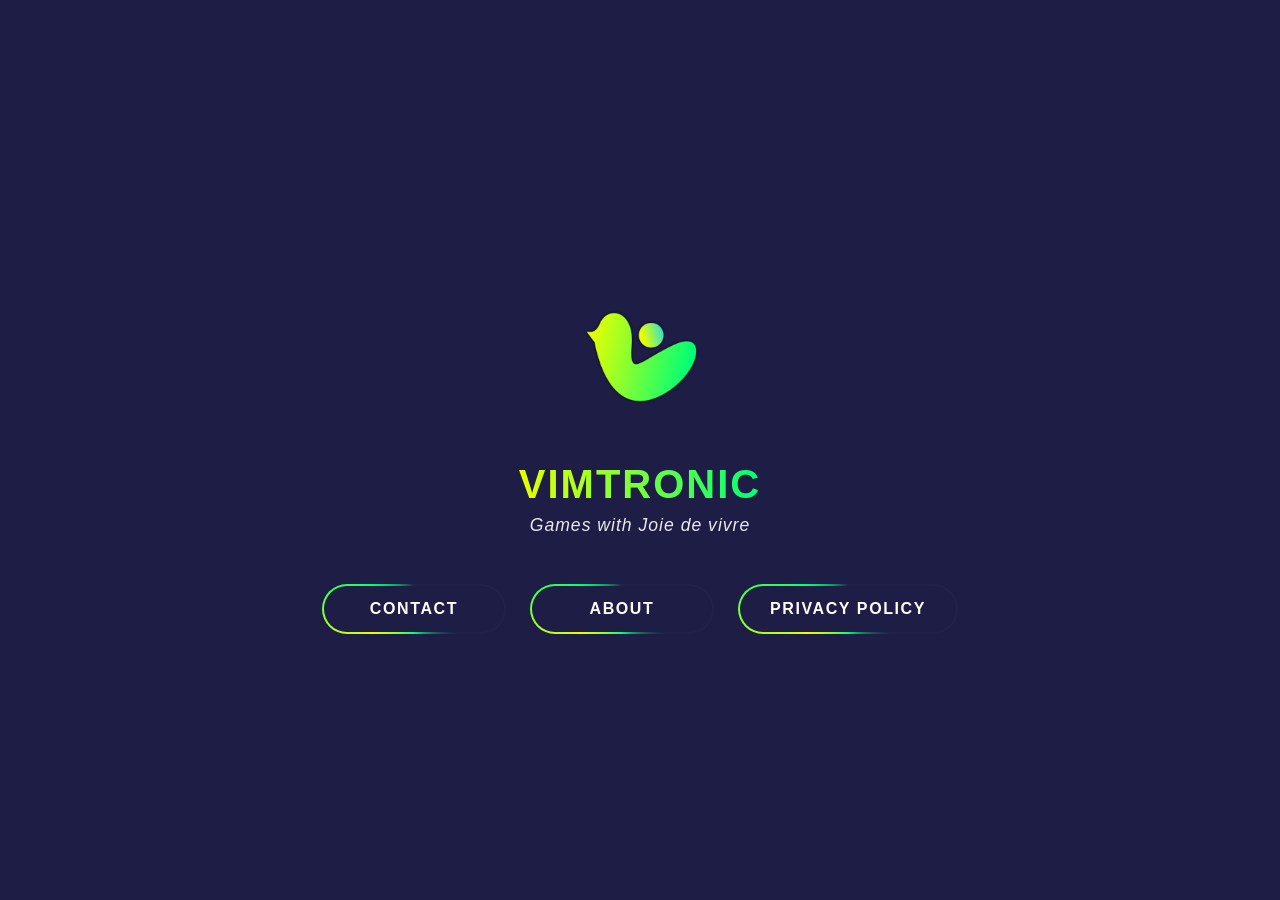
<file: index.html>
<!DOCTYPE html>
<html lang="en">
<head>
  <meta charset="UTF-8">
  <title>Vimtronic</title>
  <link rel="icon" type="image/png" href="favicon.png">
  <meta name="viewport" content="width=device-width, initial-scale=1">

  <style>
    :root {
      --bg-color: #1d1d46;
      --accent-lime: #00ff76;
      --accent-yellow: #e8ff01;
      --text-color: #ffffff;
    }

    body {
      margin: 0;
      min-height: 100vh;
      display: flex;
      flex-direction: column;
      align-items: center;
      justify-content: center;
      background-color: var(--bg-color);
      color: var(--text-color);
      font-family: -apple-system, BlinkMacSystemFont, "Segoe UI", Roboto, Helvetica, Arial, sans-serif;
    }

    .container {
      text-align: center;
      padding: 2rem;
      width: 100%;
      max-width: 800px; /* Widened to fit buttons side-by-side */
      display: flex;
      flex-direction: column;
      align-items: center;
    }

    /* Logo Styling - Static, no glow */
    img.logo {
      max-width: 180px;
      margin-bottom: 1rem;
    }

    h1 {
      margin: 0;
      font-weight: 800;
      letter-spacing: 0.05em;
      text-transform: uppercase;
      font-size: 2.5rem;
      /* Gradient using your specific brand colors */
      background: linear-gradient(90deg, var(--accent-yellow), var(--accent-lime));
      -webkit-background-clip: text;
      -webkit-text-fill-color: transparent;
    }

    p.tagline {
      margin: 0.5rem 0 3rem; /* Added bottom margin to push buttons down */
      font-size: 1.1rem;
      opacity: 0.9;
      letter-spacing: 1px;
      font-style: italic;
    }

    /* Button Container for Side-by-Side layout */
    .button-group {
      display: flex;
      flex-direction: row;
      gap: 1.5rem;
      justify-content: center;
      flex-wrap: wrap; /* Safety for mobile screens */
    }

    /* THE GLOWING BUTTONS */
    .glow-btn {
      position: relative;
      display: flex;
      justify-content: center;
      align-items: center;
      padding: 1rem 2rem; /* Wider padding for side-by-side look */
      min-width: 120px;
      text-decoration: none;
      color: var(--text-color);
      font-weight: 600;
      text-transform: uppercase;
      letter-spacing: 0.1em;
      border-radius: 50px;
      overflow: hidden;
      transition: 0.3s;
      background: rgba(255, 255, 255, 0.02);
    }

    /* The Spinning Gradient Border */
    .glow-btn::before {
      content: '';
      position: absolute;
      top: -50%;
      left: -50%;
      width: 200%;
      height: 200%;
      background: conic-gradient(
        transparent, 
        transparent, 
        transparent, 
        var(--accent-lime), 
        var(--accent-yellow),
        var(--accent-lime),
        transparent
      );
      animation: rotate 4s linear infinite;
      z-index: 0;
    }

    /* The Dark Inner Background */
    .glow-btn::after {
      content: '';
      position: absolute;
      inset: 2px;
      background: var(--bg-color);
      border-radius: 48px;
      z-index: 1;
      transition: 0.3s;
    }

    /* The Text */
    .glow-btn span {
      position: relative;
      z-index: 2;
    }

    /* HOVER EFFECTS */
    .glow-btn:hover {
      transform: translateY(-2px); /* Slight lift instead of scale */
      box-shadow: 0 0 20px rgba(0, 255, 118, 0.4);
    }
    
    .glow-btn:hover::after {
      background: #25255a;
    }
    
    .glow-btn:hover::before {
      animation-duration: 1.5s;
    }

    @keyframes rotate {
      0% { transform: rotate(0deg); }
      100% { transform: rotate(360deg); }
    }
  </style>
</head>
<body>

  <div class="container">
    
    <img src="logo.png" alt="Vimtronic logo" class="logo"> 

    <h1>Vimtronic</h1>
    <p class="tagline">Games with Joie de vivre</p>

    <div class="button-group">
      <a href="contact/" class="glow-btn">
        <span>Contact</span>
      </a>

      <a href="about/" class="glow-btn">
        <span>About</span>
      </a>

      <a href="privacy-policy/" class="glow-btn">
        <span>Privacy Policy</span>
      </a>
    </div>

  </div>

</body>
</html>
</file>
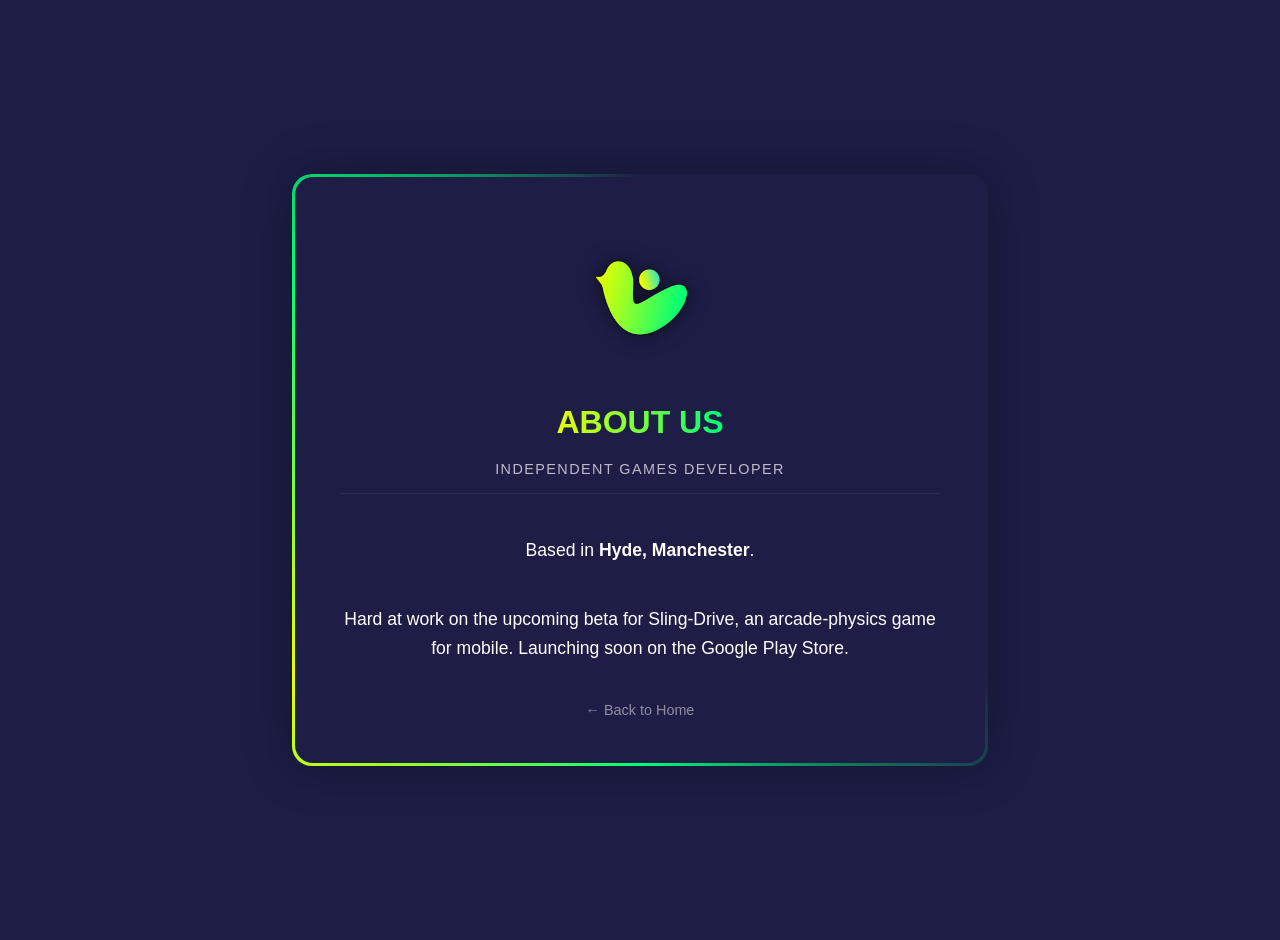
<file: about/index.html>
<!DOCTYPE html>
<html lang="en">
<head>
  <meta charset="UTF-8">
  <title>About - Vimtronic</title>
  <link rel="icon" type="image/png" href="../favicon.png">
  <meta name="viewport" content="width=device-width, initial-scale=1">

  <style>
    :root {
      --bg-color: #1d1d46;
      --accent-lime: #00ff76;
      --accent-yellow: #e8ff01;
      --text-color: #ffffff;
    }

    body {
      margin: 0;
      min-height: 100vh;
      display: flex;
      flex-direction: column;
      align-items: center;
      justify-content: center;
      background-color: var(--bg-color);
      color: var(--text-color);
      font-family: -apple-system, BlinkMacSystemFont, "Segoe UI", Roboto, Helvetica, Arial, sans-serif;
      padding: 20px;
    }

    /* The Glowing Card Container */
    .glow-card {
      position: relative;
      display: flex;
      flex-direction: column;
      align-items: center;
      text-align: center;
      max-width: 600px;
      padding: 3rem;
      border-radius: 20px;
      margin: 20px;
      
      /* THIS IS THE FIX: Clips the giant spinning square to the box shape */
      overflow: hidden; 
      
      /* Optional: Adds a static outer glow for extra 'pop' */
      box-shadow: 0 0 50px rgba(0, 0, 0, 0.3);
    }

    /* The Spinning Gradient Border */
    .glow-card::before {
      content: '';
      position: absolute;
      top: -50%;
      left: -50%;
      width: 200%;
      height: 200%;
      background: conic-gradient(
        transparent, 
        transparent, 
        transparent, 
        var(--accent-lime), 
        var(--accent-yellow), 
        var(--accent-lime), 
        transparent
      );
      animation: rotate 6s linear infinite;
      z-index: 0;
    }

    /* The Dark Inner Background */
    .glow-card::after {
      content: '';
      position: absolute;
      inset: 3px; /* Thickness of the neon border */
      background: var(--bg-color);
      border-radius: 18px; /* Slightly smaller than parent radius */
      z-index: 1;
    }

    /* The Content Layer (Sits on top of the dark background) */
    .content-layer {
      position: relative;
      z-index: 2;
      display: flex;
      flex-direction: column;
      align-items: center;
    }

    /* Logo Styling */
    img.card-logo {
      max-width: 150px;
      margin-bottom: 2rem;
      filter: drop-shadow(0 0 10px rgba(0,0,0,0.5));
    }

    h1 {
      margin: 0 0 0.5rem;
      font-weight: 800;
      text-transform: uppercase;
      font-size: 2rem;
      background: linear-gradient(90deg, var(--accent-yellow), var(--accent-lime));
      -webkit-background-clip: text;
      -webkit-text-fill-color: transparent;
    }

    h2 {
      font-size: 0.9rem;
      text-transform: uppercase;
      letter-spacing: 0.1em;
      margin-bottom: 1.5rem;
      opacity: 0.7;
      font-weight: 400;
      border-bottom: 1px solid rgba(255,255,255,0.1);
      padding-bottom: 1rem;
      width: 100%;
    }

    p {
      font-size: 1.1rem;
      line-height: 1.6;
      margin-bottom: 1.5rem;
    }

    /* Back Link */
    a.back-link {
      color: #fff;
      opacity: 0.5;
      text-decoration: none;
      font-size: 0.9rem;
      transition: opacity 0.3s;
      margin-top: 1rem;
    }
    a.back-link:hover {
      text-decoration: underline;
      opacity: 1;
    }

    /* Animation */
    @keyframes rotate {
      0% { transform: rotate(0deg); }
      100% { transform: rotate(360deg); }
    }
  </style>
</head>
<body>

  <div class="glow-card">
    <div class="content-layer">
      
      <img src="../logo.png" alt="Vimtronic Logo" class="card-logo">

      <h1>About Us</h1>
      <h2>Independent Games Developer</h2>
      
      <p>
        Based in <strong>Hyde, Manchester</strong>.
      </p>

      <p>
        Hard at work on the upcoming beta for Sling-Drive, an arcade-physics game for mobile. Launching soon on the Google Play Store.
      </p>

      <a href="../" class="back-link">← Back to Home</a>
    </div>
  </div>

</body>

</html>
</file>
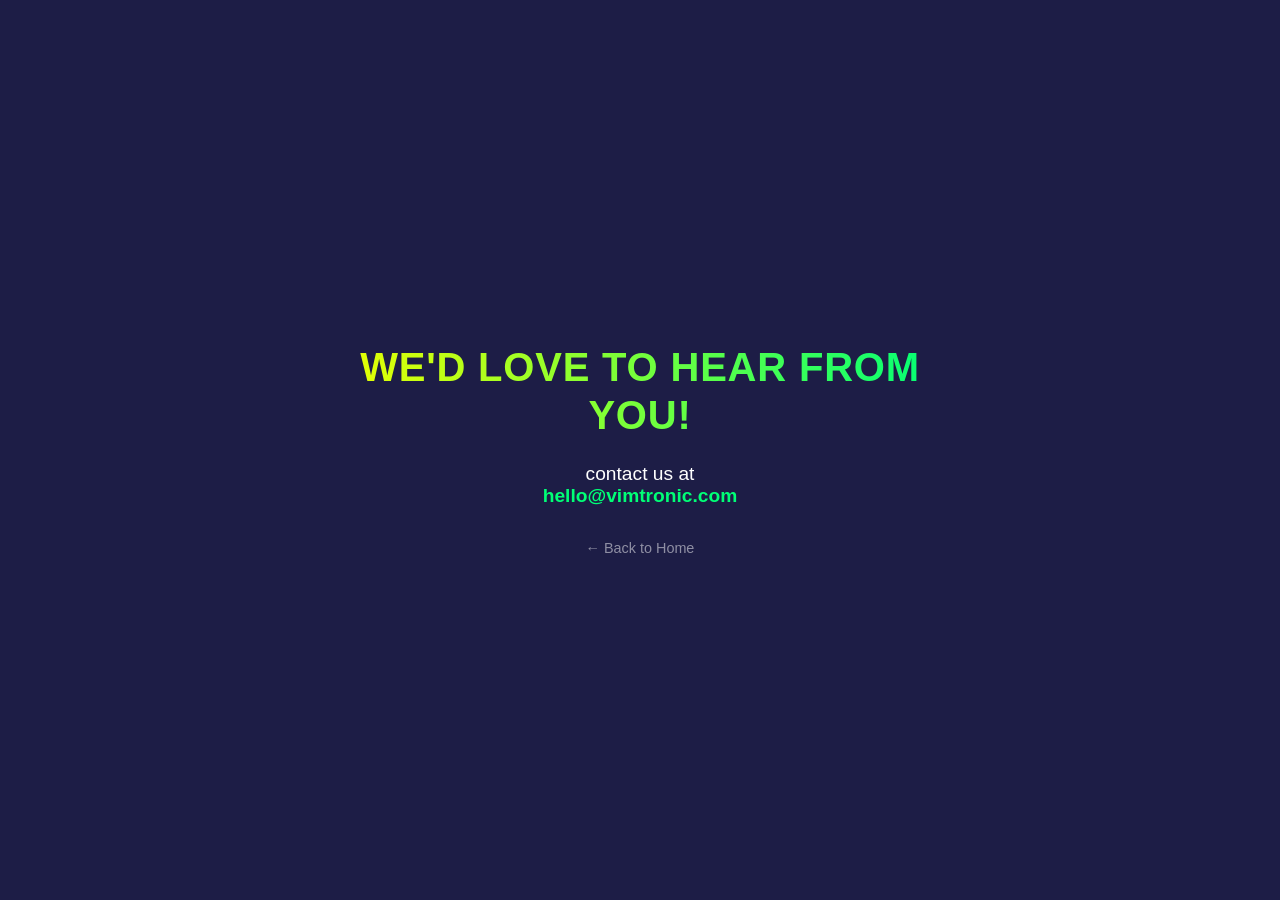
<file: contact/index.html>
<!DOCTYPE html>
<html lang="en">
<head>
  <meta charset="UTF-8">
  <title>Contact - Vimtronic</title>
  <link rel="icon" type="image/png" href="../favicon.png">
  <meta name="viewport" content="width=device-width, initial-scale=1">

  <style>
    :root {
      --bg-color: #1d1d46;
      --accent-lime: #00ff76;
      --accent-yellow: #e8ff01;
      --text-color: #ffffff;
    }

    body {
      margin: 0;
      min-height: 100vh;
      display: flex;
      flex-direction: column;
      align-items: center;
      justify-content: center;
      background-color: var(--bg-color);
      color: var(--text-color);
      font-family: -apple-system, BlinkMacSystemFont, "Segoe UI", Roboto, Helvetica, Arial, sans-serif;
    }

    .container {
      text-align: center;
      padding: 2rem;
      max-width: 600px;
    }

    h1 {
      margin: 0 0 1.5rem;
      font-weight: 800;
      letter-spacing: 0.02em;
      text-transform: uppercase;
      font-size: 2.5rem;
      line-height: 1.2;
      /* The Zesty Lime Gradient */
      background: linear-gradient(90deg, var(--accent-yellow), var(--accent-lime));
      -webkit-background-clip: text;
      -webkit-text-fill-color: transparent;
    }

    p {
      font-size: 1.2rem;
      margin-bottom: 2rem;
    }

    /* Email Link Styling */
    a.email-link {
      color: var(--accent-lime);
      text-decoration: none;
      font-weight: 600;
      transition: color 0.3s;
      border-bottom: 2px solid transparent;
    }

    a.email-link:hover {
      color: var(--accent-yellow);
      border-bottom: 2px solid var(--accent-yellow);
    }

    /* Simple back link */
    a.back-link {
      color: #fff;
      opacity: 0.5;
      text-decoration: none;
      font-size: 0.9rem;
    }
    a.back-link:hover {
      text-decoration: underline;
      opacity: 1;
    }
  </style>
</head>
<body>

  <div class="container">
    <h1>We'd love to hear from you!</h1>
    
    <p>
      contact us at <br>
      <a href="mailto:hello@vimtronic.com" class="email-link">hello@vimtronic.com</a>
    </p>

    <a href="../" class="back-link">← Back to Home</a>
  </div>

</body>
</html>
</file>
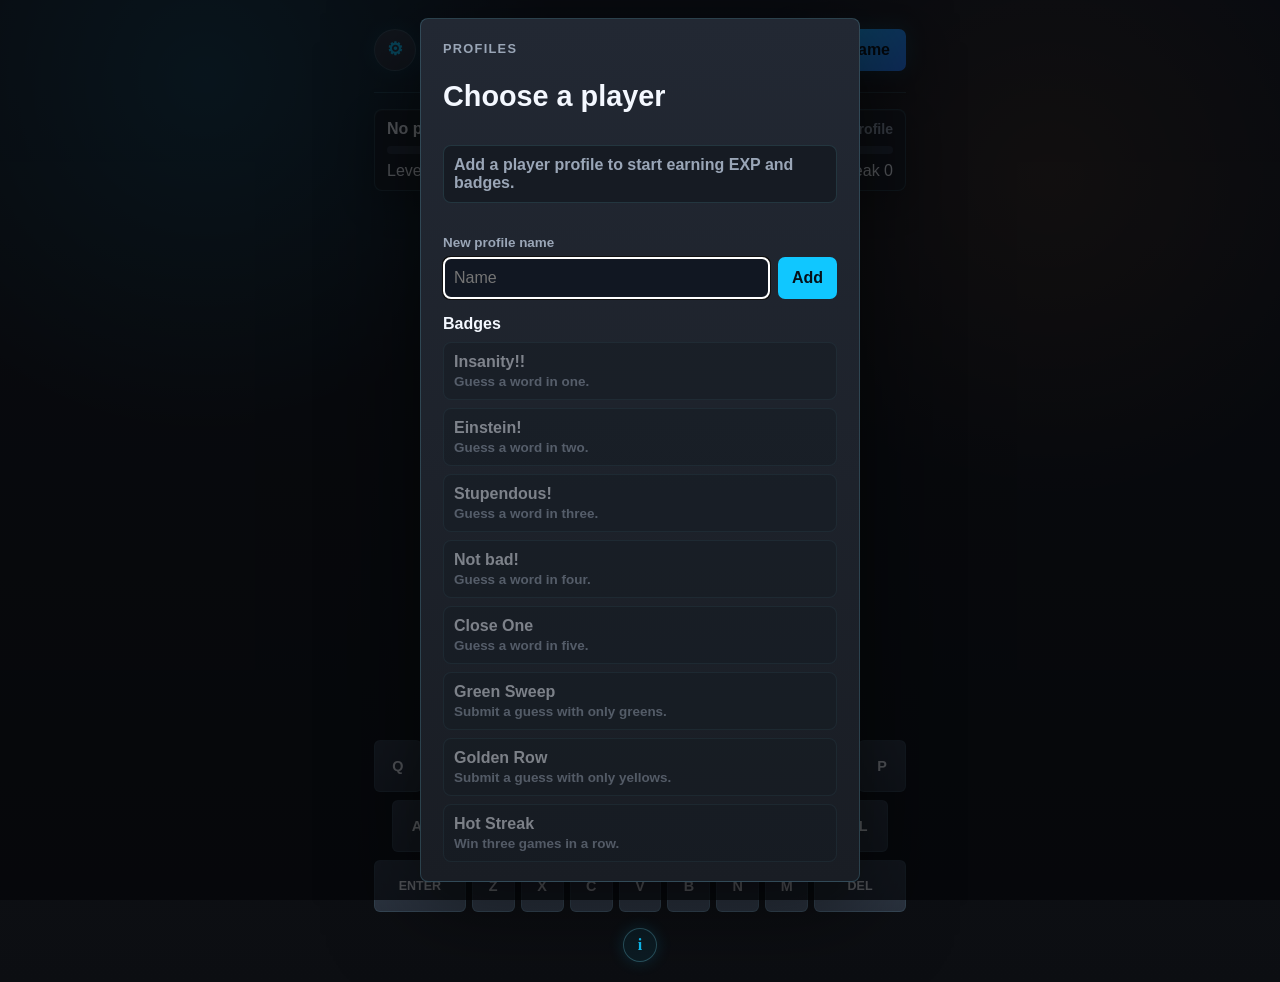
<file: NeonLexicon/index.html>
<!doctype html>
<html lang="en">
  <head>
    <meta charset="utf-8">
    <meta name="viewport" content="width=device-width, initial-scale=1, maximum-scale=1, user-scalable=no">
    <meta name="theme-color" content="#111318">
    <meta name="robots" content="noindex, nofollow">
    <title>Neon Lexicon</title>
    <link rel="stylesheet" href="styles.css">
    <script src="words-data.js" defer></script>
    <script src="app.js" defer></script>
  </head>
  <body>
    <canvas id="fireworks" class="fireworks" aria-hidden="true"></canvas>
    <audio id="win-sound" src="Win.wav" preload="auto"></audio>
    <audio id="lose-sound" src="Lose.mp3" preload="auto"></audio>

    <main class="game-shell" aria-labelledby="game-title">
      <header class="topbar">
        <button id="profile-menu" class="icon-button" type="button" aria-label="Profiles and settings">⚙</button>
        <div>
          <p class="eyebrow">Unlimited five-letter signal run</p>
          <h1 id="game-title">Neon Lexicon</h1>
        </div>
        <button id="new-game" class="new-game" type="button">New Game</button>
      </header>

      <section class="profile-strip" aria-label="Current profile progress">
        <div>
          <span id="profile-name" class="profile-name">No profile</span>
          <span id="profile-rank" class="profile-rank">Create a profile</span>
        </div>
        <div class="meter" aria-label="Level progress">
          <span id="xp-bar"></span>
        </div>
        <div class="profile-numbers">
          <span id="profile-level">Level 1</span>
          <span id="profile-streak">Streak 0</span>
        </div>
      </section>

      <section class="status-panel" aria-live="polite" aria-atomic="true">
        <p id="message">Guess the five-letter word.</p>
      </section>

      <section id="board" class="board" aria-label="Guess grid"></section>

      <section id="keyboard" class="keyboard" aria-label="On-screen keyboard"></section>

      <button id="about-button" class="about-button" type="button" aria-label="About this game">i</button>
    </main>

    <section id="result-modal" class="modal hidden" role="dialog" aria-modal="true" aria-labelledby="result-title">
      <div class="modal-card result-card">
        <p id="result-kicker" class="modal-kicker">Round complete</p>
        <h2 id="result-title">You won! Play again?</h2>
        <p id="result-copy"></p>
        <div id="earned-badges" class="earned-badges" aria-label="Badges earned"></div>
        <div class="modal-actions">
          <button id="result-play-again" class="primary-action" type="button">Play Again</button>
          <button id="result-close" class="secondary-action" type="button">Close</button>
        </div>
      </div>
    </section>

    <section id="profile-modal" class="modal hidden" role="dialog" aria-modal="true" aria-labelledby="profile-title">
      <div class="modal-card profile-card">
        <p class="modal-kicker">Profiles</p>
        <h2 id="profile-title">Choose a player</h2>

        <div id="profile-list" class="profile-list"></div>

        <form id="profile-form" class="profile-form">
          <label for="new-profile-name">New profile name</label>
          <div>
            <input id="new-profile-name" type="text" maxlength="18" autocomplete="off" placeholder="Name">
            <button class="primary-action" type="submit">Add</button>
          </div>
        </form>

        <div class="badge-panel">
          <h3>Badges</h3>
          <div id="badge-list" class="badge-list"></div>
        </div>

        <div class="modal-actions">
          <button id="wipe-profile" class="danger-action" type="button">Wipe Progress</button>
          <button id="profile-close" class="secondary-action" type="button">Close</button>
        </div>
      </div>
    </section>

    <section id="about-modal" class="modal hidden" role="dialog" aria-modal="true" aria-labelledby="about-title">
      <div class="modal-card about-card">
        <p class="modal-kicker">About</p>
        <h2 id="about-title">A family game</h2>
        <p>I made this game for my family. It was made using ChatGPT in a single evening, probably in less than an hour - it really didn't take many prompts.</p>
        <p>It is just for my family to play and is not in any way supposed to be a commercial project. Actually, I didn't even want to put it online, but trying to locally host it on my Mum's iPad was a pain in the backside since iPads don't like reading index files...</p>
        <div class="modal-actions">
          <button id="about-close" class="secondary-action" type="button">Close</button>
        </div>
      </div>
    </section>
  </body>
</html>
</file>
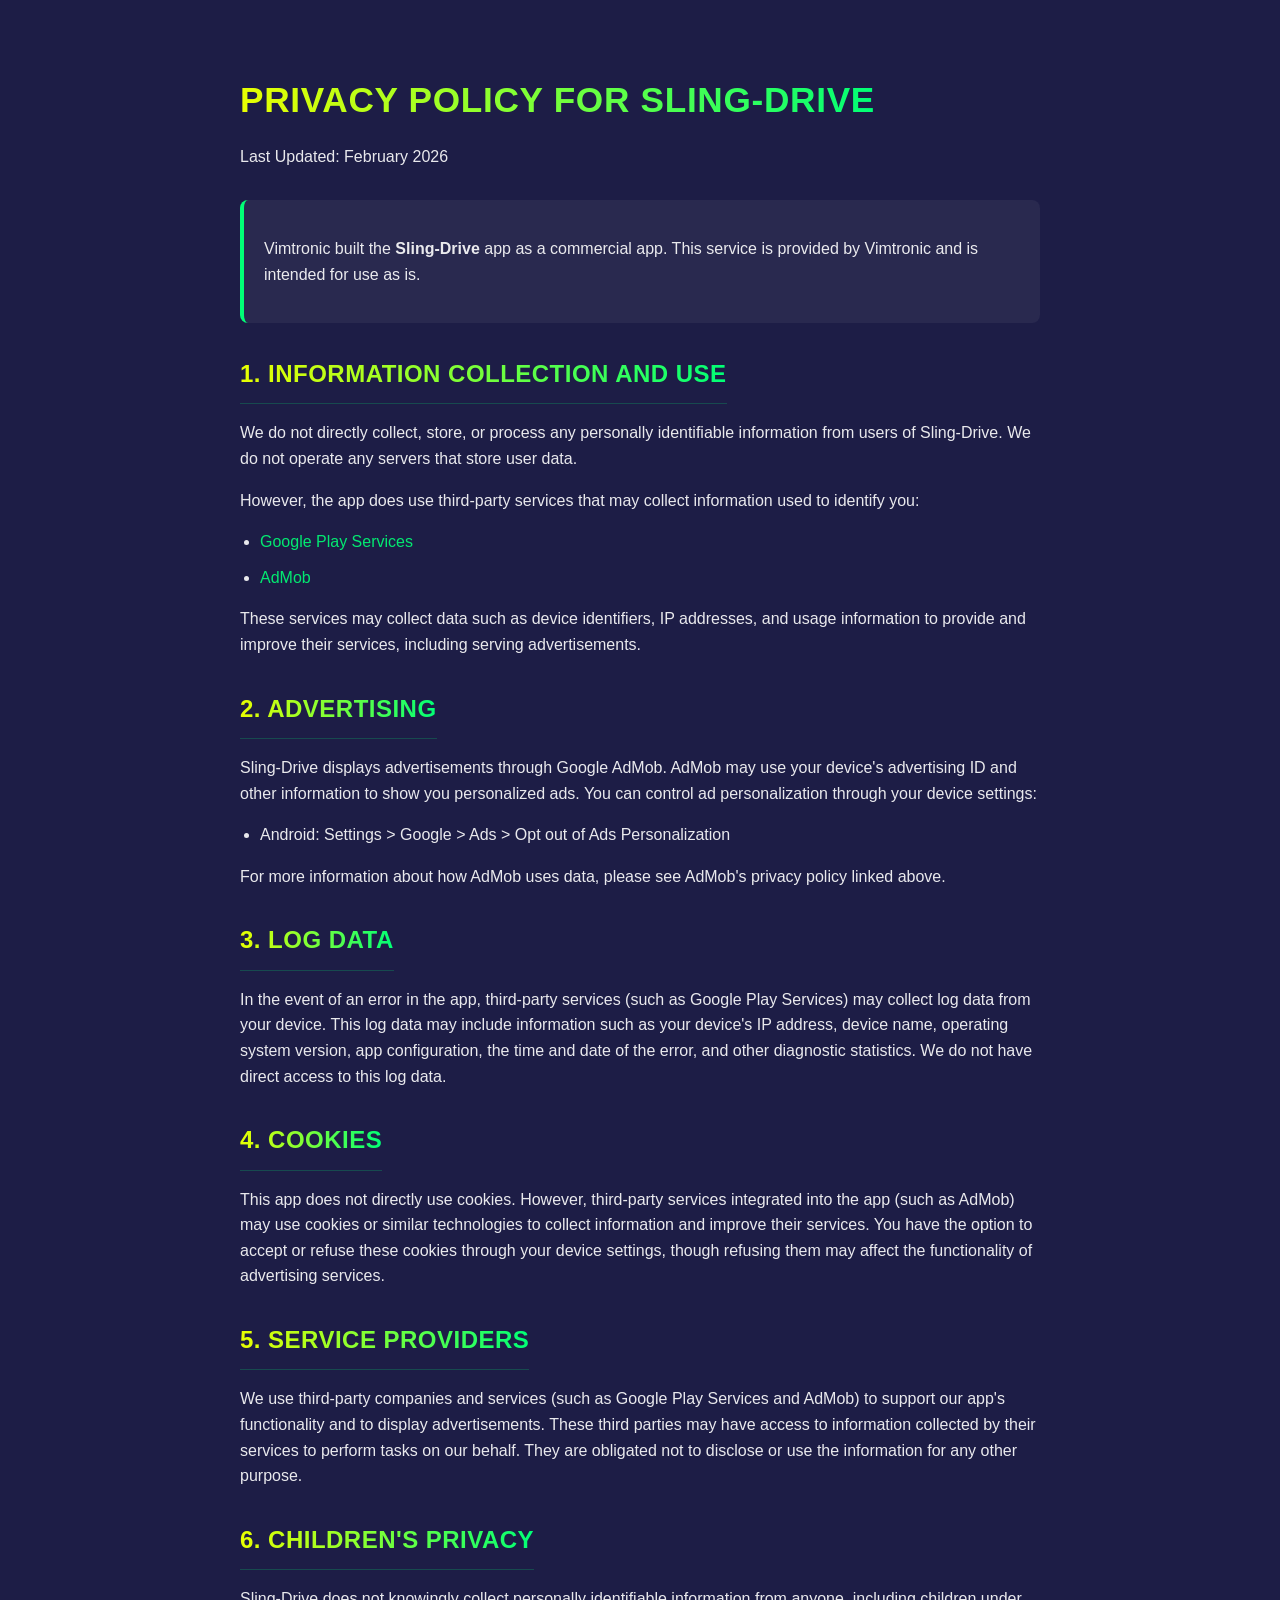
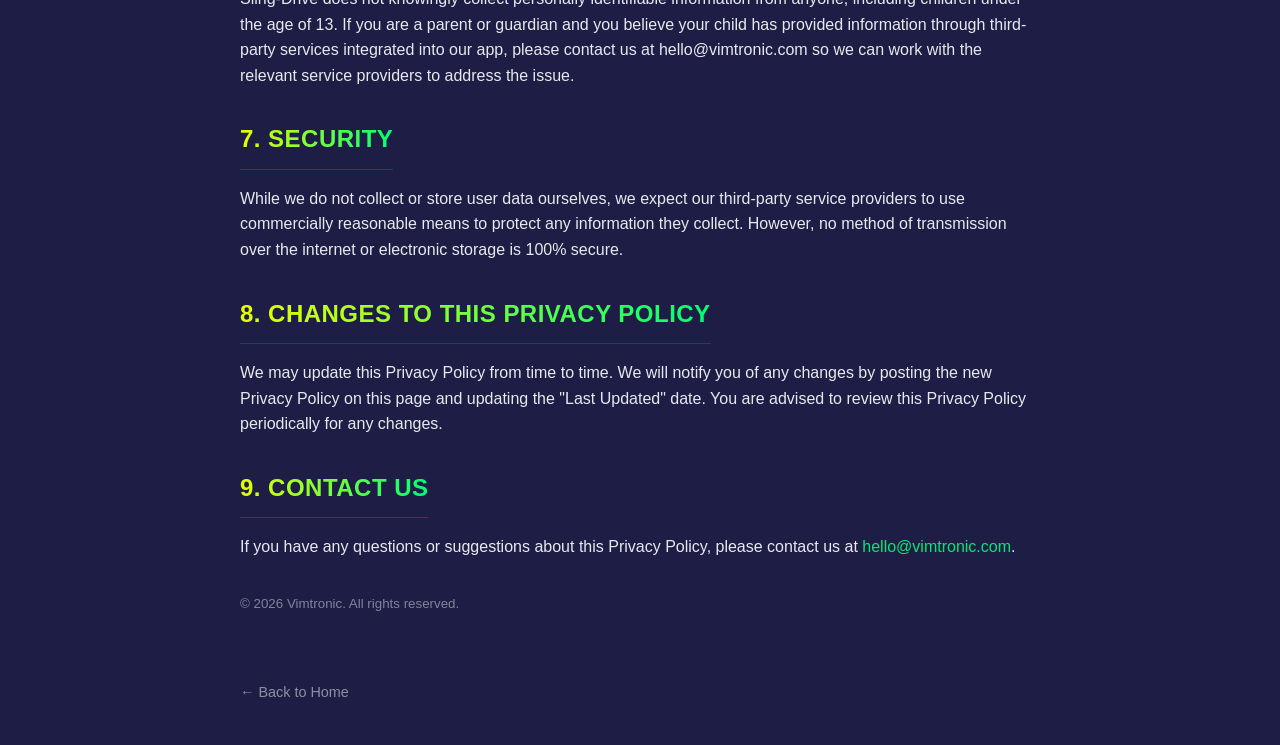
<file: privacy-policy/index.html>
<!DOCTYPE html>
<html lang="en">
<head>
    <meta charset="UTF-8">
    <title>Privacy Policy - Vimtronic</title>
    <link rel="icon" type="image/png" href="../favicon.png">
    <meta name="viewport" content="width=device-width, initial-scale=1">
    <style>
        :root {
            --bg-color: #1d1d46;
            --accent-lime: #00ff76;
            --accent-yellow: #e8ff01;
            --text-color: #ffffff;
        }

        body {
            margin: 0;
            padding: 40px 20px;
            background-color: var(--bg-color);
            color: var(--text-color);
            font-family: -apple-system, BlinkMacSystemFont, "Segoe UI", Roboto, Helvetica, Arial, sans-serif;
            line-height: 1.6;
        }

        .container {
            max-width: 800px;
            margin: 0 auto;
        }

        /* The Gradient Headings */
        h1, h2, h3 {
            margin-top: 2rem;
            font-weight: 800;
            text-transform: uppercase;
            letter-spacing: 0.02em;
            background: linear-gradient(90deg, var(--accent-yellow), var(--accent-lime));
            -webkit-background-clip: text;
            -webkit-text-fill-color: transparent;
            width: fit-content; /* Ensures gradient doesn't stretch empty space */
        }

        h1 { font-size: 2.2rem; margin-bottom: 0.5rem; }
        h2 { font-size: 1.5rem; margin-bottom: 1rem; border-bottom: 1px solid rgba(0, 255, 118, 0.2); padding-bottom: 10px; }

        /* Neon Links */
        a {
            color: var(--accent-lime);
            text-decoration: none;
            transition: color 0.3s;
            border-bottom: 1px solid transparent;
        }
        
        a:hover {
            color: var(--accent-yellow);
            border-bottom: 1px solid var(--accent-yellow);
        }

        /* Legal Box Styling */
        .legal-box {
            background: rgba(255, 255, 255, 0.05);
            padding: 20px;
            border-radius: 8px;
            margin: 30px 0;
            border-left: 4px solid var(--accent-lime);
        }

        ul { padding-left: 20px; }
        li { margin-bottom: 10px; opacity: 0.9; }
        p { opacity: 0.9; }

        /* Back Link Styling */
        .back-link { 
            display: inline-block; 
            margin-top: 50px; 
            color: #fff; 
            opacity: 0.5; 
            font-size: 0.9rem;
            border: none;
        }
        
        .back-link:hover {
            color: #fff;
            opacity: 1;
            border: none;
            text-decoration: underline;
        }

        small { opacity: 0.5; }
    </style>
</head>
<body>
    <div class="container">
        <h1>Privacy Policy for Sling-Drive</h1>
        <p>Last Updated: February 2026</p>
        
        <div class="legal-box">
            <p>Vimtronic built the <strong>Sling-Drive</strong> app as a commercial app. This service is provided by Vimtronic and is intended for use as is.</p>
        </div>

        <h2>1. Information Collection and Use</h2>
        <p>We do not directly collect, store, or process any personally identifiable information from users of Sling-Drive. We do not operate any servers that store user data.</p>
        
        <p>However, the app does use third-party services that may collect information used to identify you:</p>
        <ul>
            <li><a href="https://policies.google.com/privacy" target="_blank">Google Play Services</a></li>
            <li><a href="https://support.google.com/admob/answer/6128543" target="_blank">AdMob</a></li>
        </ul>
        
        <p>These services may collect data such as device identifiers, IP addresses, and usage information to provide and improve their services, including serving advertisements.</p>

        <h2>2. Advertising</h2>
        <p>Sling-Drive displays advertisements through Google AdMob. AdMob may use your device's advertising ID and other information to show you personalized ads. You can control ad personalization through your device settings:</p>
        <ul>
            <li>Android: Settings &gt; Google &gt; Ads &gt; Opt out of Ads Personalization</li>
        </ul>
        <p>For more information about how AdMob uses data, please see AdMob's privacy policy linked above.</p>

        <h2>3. Log Data</h2>
        <p>In the event of an error in the app, third-party services (such as Google Play Services) may collect log data from your device. This log data may include information such as your device's IP address, device name, operating system version, app configuration, the time and date of the error, and other diagnostic statistics. We do not have direct access to this log data.</p>

        <h2>4. Cookies</h2>
        <p>This app does not directly use cookies. However, third-party services integrated into the app (such as AdMob) may use cookies or similar technologies to collect information and improve their services. You have the option to accept or refuse these cookies through your device settings, though refusing them may affect the functionality of advertising services.</p>

        <h2>5. Service Providers</h2>
        <p>We use third-party companies and services (such as Google Play Services and AdMob) to support our app's functionality and to display advertisements. These third parties may have access to information collected by their services to perform tasks on our behalf. They are obligated not to disclose or use the information for any other purpose.</p>

        <h2>6. Children's Privacy</h2>
        <p>Sling-Drive does not knowingly collect personally identifiable information from anyone, including children under the age of 13. If you are a parent or guardian and you believe your child has provided information through third-party services integrated into our app, please contact us at hello@vimtronic.com so we can work with the relevant service providers to address the issue.</p>

        <h2>7. Security</h2>
        <p>While we do not collect or store user data ourselves, we expect our third-party service providers to use commercially reasonable means to protect any information they collect. However, no method of transmission over the internet or electronic storage is 100% secure.</p>

        <h2>8. Changes to This Privacy Policy</h2>
        <p>We may update this Privacy Policy from time to time. We will notify you of any changes by posting the new Privacy Policy on this page and updating the "Last Updated" date. You are advised to review this Privacy Policy periodically for any changes.</p>

        <h2>9. Contact Us</h2>
        <p>If you have any questions or suggestions about this Privacy Policy, please contact us at <a href="mailto:hello@vimtronic.com">hello@vimtronic.com</a>.</p>
        
        <p style="margin-top: 30px;"><small>© 2026 Vimtronic. All rights reserved.</small></p>

        <a href="../" class="back-link">← Back to Home</a>
    </div>
</body>
</html>
</file>
<file: NeonLexicon/styles.css>
:root {
  color-scheme: dark;
  --page: #111318;
  --panel: #191d24;
  --panel-strong: #222833;
  --ink: #f4f8ff;
  --muted: #9aa6b7;
  --tile-empty: #171b22;
  --tile-border: #3a4657;
  --absent: #242a33;
  --present: #ff8a2b;
  --accent-blue: #10c7ff;
  --correct: #29d86c;
  --key: #29313d;
  --key-hover: #35404f;
  --focus: #7ae3ff;
  --danger: #ff5f72;
  --shadow: 0 18px 42px rgba(0, 0, 0, 0.35);
  --modal-shadow: 0 24px 90px rgba(0, 0, 0, 0.55);
}

* {
  box-sizing: border-box;
}

html,
body {
  min-height: 100%;
  touch-action: manipulation;
}

body {
  margin: 0;
  background:
    radial-gradient(circle at 16% 8%, rgba(16, 199, 255, 0.18), transparent 22rem),
    radial-gradient(circle at 82% 18%, rgba(255, 138, 43, 0.12), transparent 20rem),
    linear-gradient(180deg, #151922 0%, var(--page) 48%, #0c0e12 100%);
  color: var(--ink);
  font-family: Arial, Helvetica, sans-serif;
}

body.loss-drama .game-shell {
  animation: lossPulse 900ms ease;
}

button {
  font: inherit;
  touch-action: manipulation;
  -webkit-tap-highlight-color: transparent;
}

.game-shell {
  touch-action: manipulation;
  width: min(100%, 560px);
  min-height: 100vh;
  margin: 0 auto;
  padding: 22px 14px 20px;
  display: grid;
  grid-template-rows: auto auto auto 1fr auto auto;
  gap: 16px;
}

.topbar {
  display: grid;
  grid-template-columns: 42px 1fr auto;
  align-items: center;
  gap: 14px;
  padding-bottom: 14px;
  border-bottom: 1px solid rgba(122, 227, 255, 0.18);
}

.icon-button {
  width: 42px;
  height: 42px;
  display: grid;
  place-items: center;
  border: 1px solid rgba(122, 227, 255, 0.16);
  border-radius: 50%;
  background: linear-gradient(180deg, #303947, var(--key));
  color: var(--accent-blue);
  cursor: pointer;
  font-size: 1.1rem;
  font-weight: 800;
  box-shadow: 0 0 18px rgba(16, 199, 255, 0.12);
}

.icon-button:hover {
  background: var(--key-hover);
}

.eyebrow {
  margin: 0 0 4px;
  color: var(--accent-blue);
  font-size: 0.78rem;
  font-weight: 700;
  letter-spacing: 0.08em;
  text-transform: uppercase;
}

h1 {
  margin: 0;
  font-size: clamp(1.65rem, 8vw, 2.35rem);
  line-height: 1;
  text-shadow: 0 0 22px rgba(16, 199, 255, 0.36);
}

.new-game {
  min-height: 42px;
  padding: 0 16px;
  border: 0;
  border-radius: 7px;
  background: linear-gradient(135deg, var(--accent-blue), #287cff);
  color: #061018;
  cursor: pointer;
  font-weight: 800;
  white-space: nowrap;
  box-shadow: var(--shadow), 0 0 20px rgba(16, 199, 255, 0.22);
}

.new-game:hover {
  background: linear-gradient(135deg, #7ae3ff, #4f94ff);
}

.new-game:focus-visible,
.key:focus-visible,
.icon-button:focus-visible,
.primary-action:focus-visible,
.secondary-action:focus-visible,
.danger-action:focus-visible,
.profile-option:focus-visible,
.about-button:focus-visible {
  outline: 3px solid var(--focus);
  outline-offset: 3px;
}

.profile-strip {
  display: grid;
  grid-template-columns: 1fr;
  gap: 8px;
  padding: 10px 12px;
  border: 1px solid rgba(122, 227, 255, 0.16);
  border-radius: 8px;
  background: rgba(25, 29, 36, 0.84);
  box-shadow: 0 12px 36px rgba(0, 0, 0, 0.24), inset 0 1px 0 rgba(255, 255, 255, 0.04);
}

.profile-strip > div:first-child,
.profile-numbers {
  display: flex;
  align-items: center;
  justify-content: space-between;
  gap: 12px;
}

.profile-name,
.profile-level {
  font-weight: 800;
}

.profile-rank,
.profile-streak {
  color: var(--muted);
  font-size: 0.88rem;
  font-weight: 700;
}

.meter {
  height: 8px;
  overflow: hidden;
  border-radius: 999px;
  background: #2b3442;
}

.meter span {
  display: block;
  width: 0%;
  height: 100%;
  border-radius: inherit;
  background: linear-gradient(90deg, var(--correct), var(--present));
  transition: width 240ms ease;
}

.status-panel {
  min-height: 44px;
  display: grid;
  place-items: center;
}

#message {
  min-height: 28px;
  margin: 0;
  padding: 6px 12px;
  border-radius: 7px;
  color: var(--muted);
  font-weight: 700;
  text-align: center;
}

#message.urgent {
  background: rgba(255, 138, 43, 0.13);
  color: #ffc18f;
  border: 1px solid rgba(255, 138, 43, 0.28);
}

.board {
  touch-action: manipulation;
  -webkit-user-select: none;
  user-select: none;
  width: min(100%, 380px);
  align-self: center;
  justify-self: center;
  display: grid;
  grid-template-rows: repeat(6, 1fr);
  gap: 8px;
  perspective: 900px;
}

.row {
  display: grid;
  grid-template-columns: repeat(5, 1fr);
  gap: 8px;
}

.tile {
  aspect-ratio: 1;
  display: grid;
  place-items: center;
  border: 2px solid var(--tile-border);
  border-radius: 7px;
  background: var(--tile-empty);
  color: var(--ink);
  font-size: clamp(1.7rem, 10vw, 2.25rem);
  font-weight: 800;
  text-transform: uppercase;
  line-height: 1;
  user-select: none;
  backface-visibility: hidden;
  transform-style: preserve-3d;
  transition: transform 120ms ease, background-color 180ms ease, border-color 180ms ease, color 180ms ease;
}

.tile.filled {
  border-color: var(--accent-blue);
  box-shadow: 0 0 16px rgba(16, 199, 255, 0.18);
  transform: scale(1.03);
}

.tile.pop {
  animation: pop 120ms ease;
}

.tile.correct,
.tile.present,
.tile.absent {
  border-color: transparent;
}

.tile.correct {
  background: var(--correct);
  color: #061018;
  box-shadow: 0 0 22px rgba(41, 216, 108, 0.42);
}

.tile.present {
  background: var(--present);
  color: #160a02;
  box-shadow: 0 0 22px rgba(255, 138, 43, 0.36);
}

.tile.absent {
  background: var(--absent);
  color: #d6dce6;
}

.tile.shake {
  animation: shake 260ms ease;
}

.tile.reveal {
  animation: flip var(--flip-duration, 430ms) cubic-bezier(0.45, 0, 0.25, 1);
  transition: background-color 0ms linear, border-color 0ms linear, color 0ms linear;
  transform-origin: center;
  will-change: transform;
}

.winning-word .tile.correct {
  animation: wordGlow 1150ms ease-in-out infinite alternate;
  box-shadow: 0 0 0 2px rgba(244, 248, 255, 0.82), 0 0 30px rgba(41, 216, 108, 0.92);
}

.winning-word .tile:nth-child(2) {
  animation-delay: 90ms;
}

.winning-word .tile:nth-child(3) {
  animation-delay: 180ms;
}

.winning-word .tile:nth-child(4) {
  animation-delay: 270ms;
}

.winning-word .tile:nth-child(5) {
  animation-delay: 360ms;
}

.keyboard {
  touch-action: manipulation;
  -webkit-user-select: none;
  user-select: none;
  display: grid;
  gap: 8px;
  padding-bottom: max(0px, env(safe-area-inset-bottom));
}

.about-button {
  width: 34px;
  height: 34px;
  justify-self: center;
  display: grid;
  place-items: center;
  border: 1px solid rgba(122, 227, 255, 0.28);
  border-radius: 50%;
  background: rgba(16, 199, 255, 0.08);
  color: var(--accent-blue);
  cursor: pointer;
  font-size: 1rem;
  font-weight: 900;
  font-family: Georgia, "Times New Roman", serif;
  box-shadow: 0 0 16px rgba(16, 199, 255, 0.16);
}

.about-button:hover {
  background: rgba(255, 138, 43, 0.12);
  border-color: rgba(255, 138, 43, 0.45);
  color: var(--present);
}

.key-row {
  display: grid;
  grid-auto-flow: column;
  grid-auto-columns: minmax(0, 1fr);
  gap: 6px;
}

.key-row:nth-child(2) {
  padding: 0 18px;
}

.key {
  touch-action: manipulation;
  -webkit-user-select: none;
  user-select: none;
  min-width: 0;
  height: 52px;
  border: 1px solid rgba(122, 227, 255, 0.08);
  border-radius: 6px;
  background: linear-gradient(180deg, #303947, var(--key));
  color: var(--ink);
  cursor: pointer;
  font-size: 0.9rem;
  font-weight: 800;
  text-transform: uppercase;
}

.key:hover {
  background: var(--key-hover);
}

.key.wide {
  grid-column: span 2;
  font-size: 0.78rem;
}

.key.correct {
  background: var(--correct);
  color: #061018;
}

.key.present {
  background: var(--present);
  color: #160a02;
}

.key.absent {
  background: #141820;
  border-color: rgba(255, 255, 255, 0.04);
  color: #6f7a89;
  box-shadow: inset 0 0 0 1px rgba(0, 0, 0, 0.28);
  opacity: 0.9;
}


.fireworks {
  position: fixed;
  inset: 0;
  z-index: 8;
  display: none;
  pointer-events: none;
}

.fireworks.active {
  display: block;
}

.modal {
  position: fixed;
  inset: 0;
  z-index: 10;
  display: grid;
  place-items: center;
  padding: 18px;
  background: rgba(3, 5, 8, 0.68);
}

.modal.hidden {
  display: none;
}

.modal-card {
  width: min(100%, 440px);
  max-height: calc(100vh - 36px);
  overflow: auto;
  padding: 22px;
  border: 1px solid rgba(122, 227, 255, 0.18);
  border-radius: 8px;
  background: linear-gradient(180deg, var(--panel-strong), var(--panel));
  color: var(--ink);
  box-shadow: var(--modal-shadow);
  animation: modalPop 180ms ease;
}

.result-card {
  text-align: center;
}

.about-card {
  width: min(100%, 520px);
}

.modal-kicker {
  margin: 0 0 8px;
  color: var(--accent-blue);
  font-size: 0.8rem;
  font-weight: 800;
  letter-spacing: 0.1em;
  text-transform: uppercase;
}

.lost .modal-kicker {
  color: var(--danger);
}

.modal-card h2,
.modal-card h3 {
  margin: 0;
}

.modal-card h2 {
  font-size: 1.8rem;
}

.modal-card h3 {
  font-size: 1rem;
}

.modal-card p {
  color: var(--muted);
  font-weight: 700;
}

.modal-actions {
  display: flex;
  justify-content: center;
  gap: 10px;
  margin-top: 18px;
}

.primary-action,
.secondary-action,
.danger-action {
  min-height: 42px;
  padding: 0 14px;
  border: 0;
  border-radius: 7px;
  cursor: pointer;
  font-weight: 800;
}

.primary-action {
  background: var(--accent-blue);
  color: #061018;
}

.secondary-action {
  background: var(--key);
  color: var(--ink);
}

.danger-action {
  background: rgba(255, 95, 114, 0.17);
  color: var(--danger);
}

.earned-badges,
.badge-list,
.profile-list {
  display: grid;
  gap: 8px;
}

.earned-badges:empty {
  display: none;
}

.earned-badge,
.badge,
.profile-option,
.empty-state {
  border: 1px solid rgba(122, 227, 255, 0.13);
  border-radius: 8px;
  background: #161b23;
  padding: 10px;
}

.earned-badge {
  background: rgba(255, 138, 43, 0.12);
  border-color: rgba(255, 138, 43, 0.36);
}

.earned-badge strong,
.badge strong,
.profile-option strong {
  display: block;
  margin-bottom: 3px;
}

.earned-badge span,
.badge span,
.profile-option span {
  display: block;
  color: var(--muted);
  font-size: 0.84rem;
  font-weight: 700;
}

.badge {
  opacity: 0.45;
}

.badge.earned {
  opacity: 1;
  background: rgba(16, 199, 255, 0.1);
  border-color: rgba(16, 199, 255, 0.32);
}

.profile-card {
  display: grid;
  gap: 16px;
}

.profile-option {
  width: 100%;
  color: var(--ink);
  text-align: left;
  cursor: pointer;
}

.profile-option.active {
  border-color: rgba(16, 199, 255, 0.72);
  background: rgba(16, 199, 255, 0.11);
}

.profile-form {
  display: grid;
  gap: 7px;
}

.profile-form label {
  color: var(--muted);
  font-size: 0.84rem;
  font-weight: 800;
}

.profile-form > div {
  display: grid;
  grid-template-columns: 1fr auto;
  gap: 8px;
}

.profile-form input {
  min-width: 0;
  min-height: 42px;
  border: 1px solid rgba(122, 227, 255, 0.22);
  border-radius: 7px;
  padding: 0 10px;
  background: #111722;
  color: var(--ink);
  font: inherit;
}

.badge-panel {
  display: grid;
  gap: 9px;
}

@keyframes pop {
  50% {
    transform: scale(1.1);
  }
}

@keyframes shake {
  20%,
  60% {
    transform: translateX(-5px);
  }
  40%,
  80% {
    transform: translateX(5px);
  }
}

@keyframes flip {
  0% {
    transform: rotateX(0deg);
  }
  48% {
    transform: rotateX(90deg);
  }
  52% {
    transform: rotateX(90deg);
  }
  100% {
    transform: rotateX(0deg);
  }
}

@keyframes wordGlow {
  0% {
    filter: brightness(1);
    transform: translateY(0);
  }
  100% {
    filter: brightness(1.22);
    transform: translateY(-3px);
  }
}

@keyframes modalPop {
  0% {
    opacity: 0;
    transform: translateY(8px) scale(0.96);
  }
  100% {
    opacity: 1;
    transform: translateY(0) scale(1);
  }
}

@keyframes lossPulse {
  0%,
  100% {
    filter: none;
    transform: translateX(0);
  }
  20%,
  60% {
    filter: saturate(0.65);
    transform: translateX(-4px);
  }
  40%,
  80% {
    filter: saturate(0.65);
    transform: translateX(4px);
  }
}

@media (prefers-reduced-motion: reduce) {
  .tile,
  .tile.pop,
  .tile.shake,
  .tile.reveal,
  .winning-word .tile.correct,
  body.loss-drama .game-shell,
  .modal-card {
    animation: none;
    transition: none;
  }

  .fireworks {
    display: none;
  }
}

@media (max-width: 420px) {
  .game-shell {
    padding-inline: 10px;
    gap: 12px;
  }

  .topbar {
    grid-template-columns: 38px 1fr auto;
    gap: 8px;
    align-items: center;
  }

  .icon-button {
    width: 38px;
    height: 38px;
  }

  .new-game {
    min-height: 38px;
    padding-inline: 12px;
  }

  .profile-strip {
    padding: 9px;
  }

  .profile-strip > div:first-child,
  .profile-numbers {
    gap: 8px;
  }

  .profile-rank,
  .profile-streak {
    font-size: 0.78rem;
  }

  .board {
    gap: 6px;
  }

  .row {
    gap: 6px;
  }

  .keyboard {
    gap: 6px;
  }

  .key-row {
    gap: 4px;
  }

  .key-row:nth-child(2) {
    padding: 0 10px;
  }

  .key {
    height: 48px;
    border-radius: 5px;
    font-size: 0.78rem;
  }

  .key.wide {
    font-size: 0.7rem;
  }

  .modal {
    padding: 10px;
  }

  .modal-card {
    padding: 18px;
  }

  .modal-card h2 {
    font-size: 1.5rem;
  }
}
</file>
